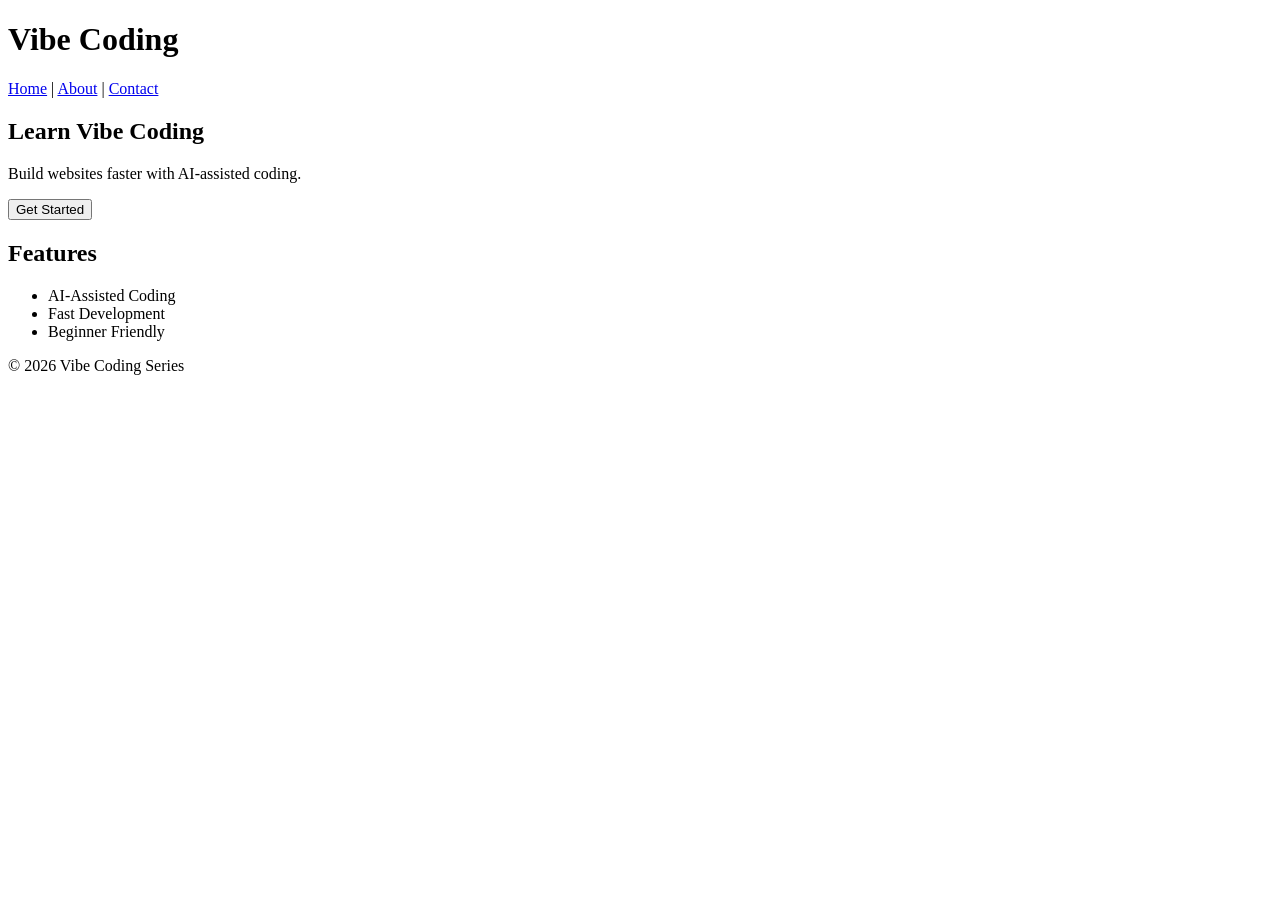
<file: Day-03-Mastering-AI-Prompts/index.html>
<!DOCTYPE html>
<html lang="en">
<head>
    <meta charset="UTF-8">
    <meta name="viewport" content="width=device-width, initial-scale=1.0">
    <title>AI Landing Page</title>
</head>
<body>

<header>
    <h1>Vibe Coding</h1>

    <nav>
        <a href="#">Home</a> |
        <a href="#">About</a> |
        <a href="#">Contact</a>
    </nav>
</header>

<main>

<section>
    <h2>Learn Vibe Coding</h2>

    <p>
        Build websites faster with AI-assisted coding.
    </p>

    <button>Get Started</button>
</section>

<section>

<h2>Features</h2>

<ul>
    <li>AI-Assisted Coding</li>
    <li>Fast Development</li>
    <li>Beginner Friendly</li>
</ul>

</section>

</main>

<footer>

<p>© 2026 Vibe Coding Series</p>

</footer>

</body>
</html>
</file>
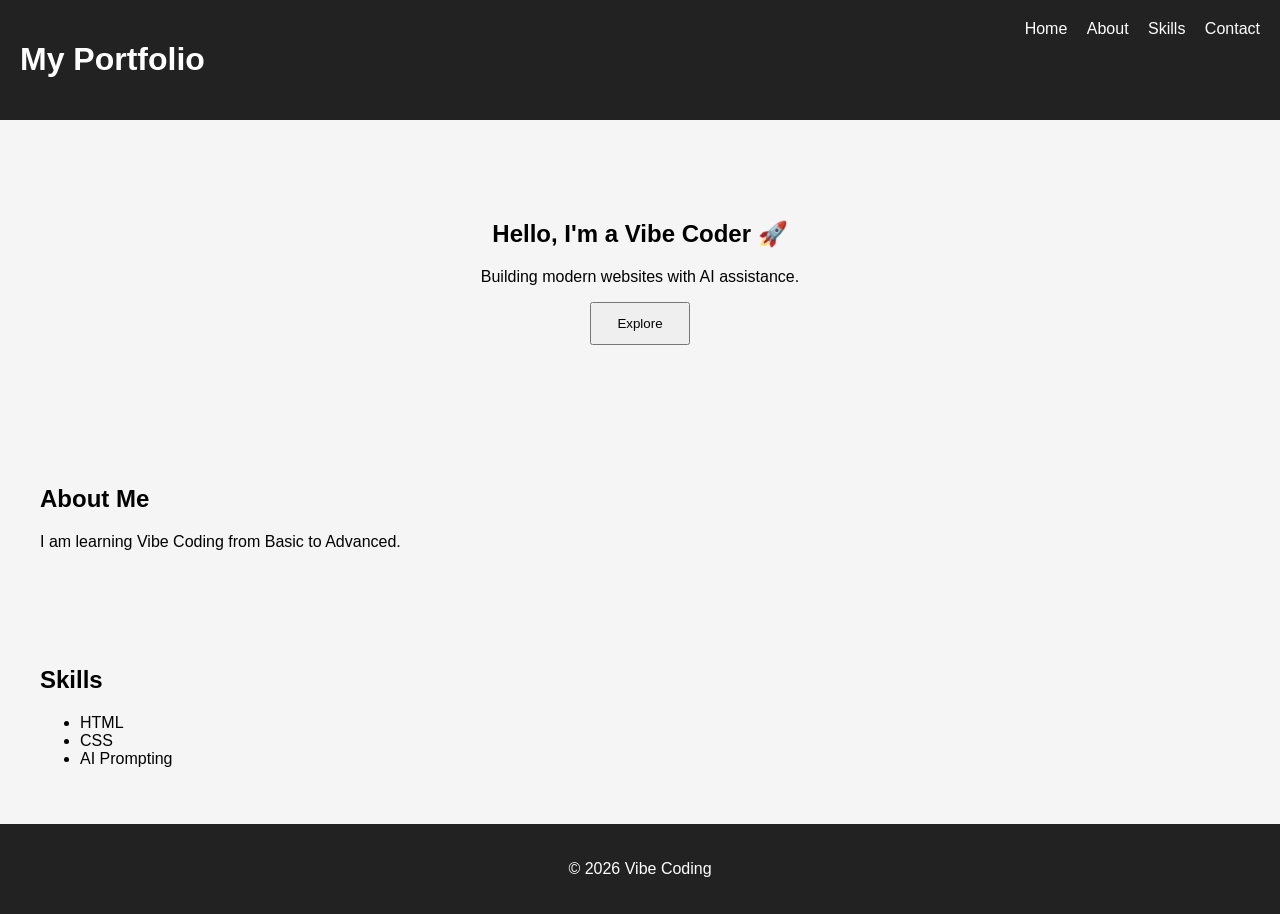
<file: Day-04-AI-Portfolio-Website/index.html>
<!DOCTYPE html>
<html lang="en">
<head>
    <meta charset="UTF-8">
    <meta name="viewport" content="width=device-width, initial-scale=1.0">
    <title>AI Portfolio</title>
    <link rel="stylesheet" href="style.css">
</head>
<body>

<header>
    <h1>My Portfolio</h1>

    <nav>
        <a href="#">Home</a>
        <a href="#">About</a>
        <a href="#">Skills</a>
        <a href="#">Contact</a>
    </nav>
</header>

<section class="hero">

<h2>Hello, I'm a Vibe Coder 🚀</h2>

<p>
Building modern websites with AI assistance.
</p>

<button>Explore</button>

</section>

<section>

<h2>About Me</h2>

<p>
I am learning Vibe Coding from Basic to Advanced.
</p>

</section>

<section>

<h2>Skills</h2>

<ul>
<li>HTML</li>
<li>CSS</li>
<li>AI Prompting</li>
</ul>

</section>

<footer>

<p>© 2026 Vibe Coding</p>

</footer>

</body>
</html>
</file>
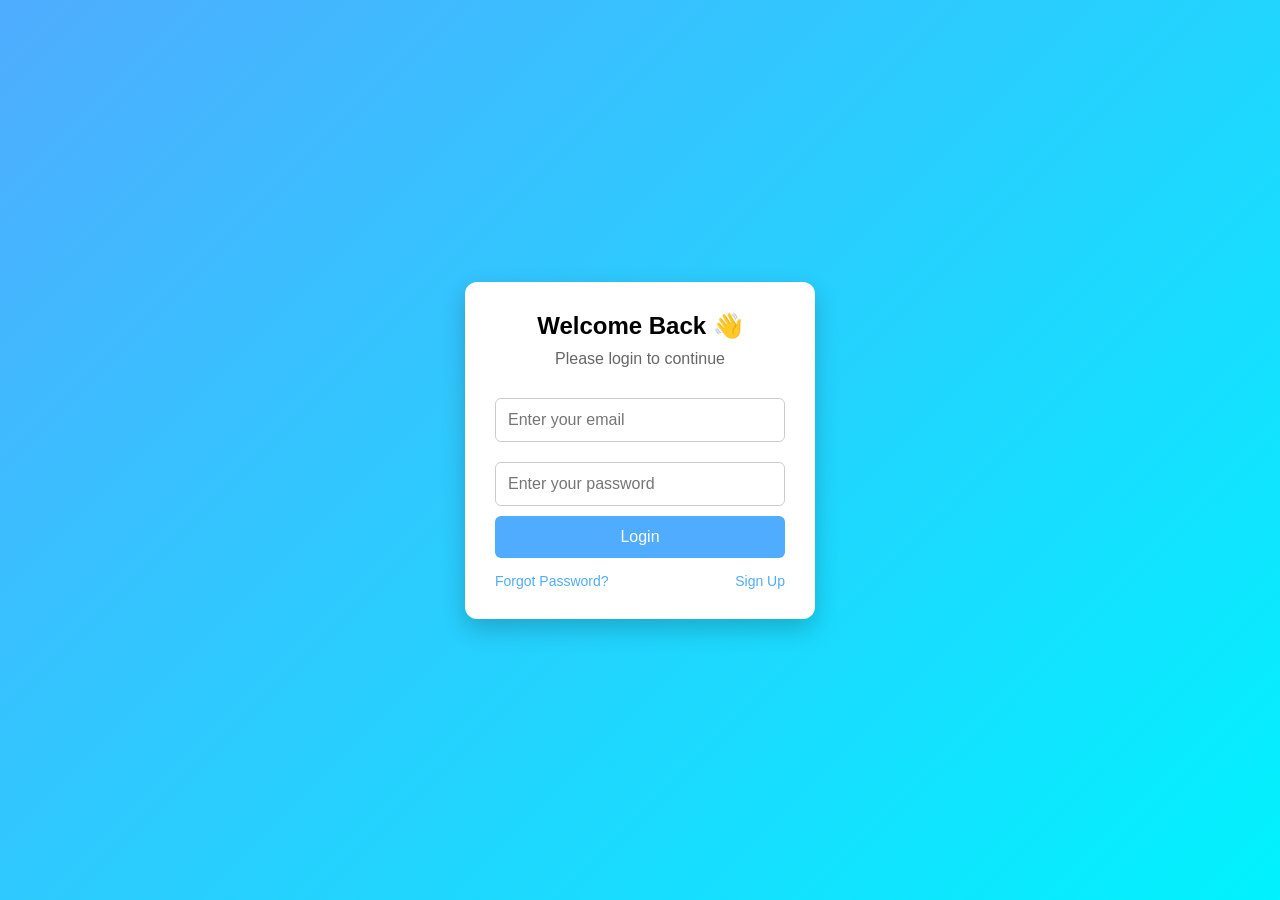
<file: Day-05-AI-Login-Page/index.html>
<!DOCTYPE html>
<html lang="en">
<head>
    <meta charset="UTF-8">
    <meta name="viewport" content="width=device-width, initial-scale=1.0">
    <title>AI Login Page</title>
    <link rel="stylesheet" href="style.css">
</head>
<body>

    <div class="login-container">
        <h2>Welcome Back 👋</h2>
        <p>Please login to continue</p>

        <form>
            <input type="email" placeholder="Enter your email" required>
            <input type="password" placeholder="Enter your password" required>

            <button type="submit">Login</button>

            <div class="links">
                <a href="#">Forgot Password?</a>
                <a href="#">Sign Up</a>
            </div>
        </form>
    </div>

</body>
</html>
</file>
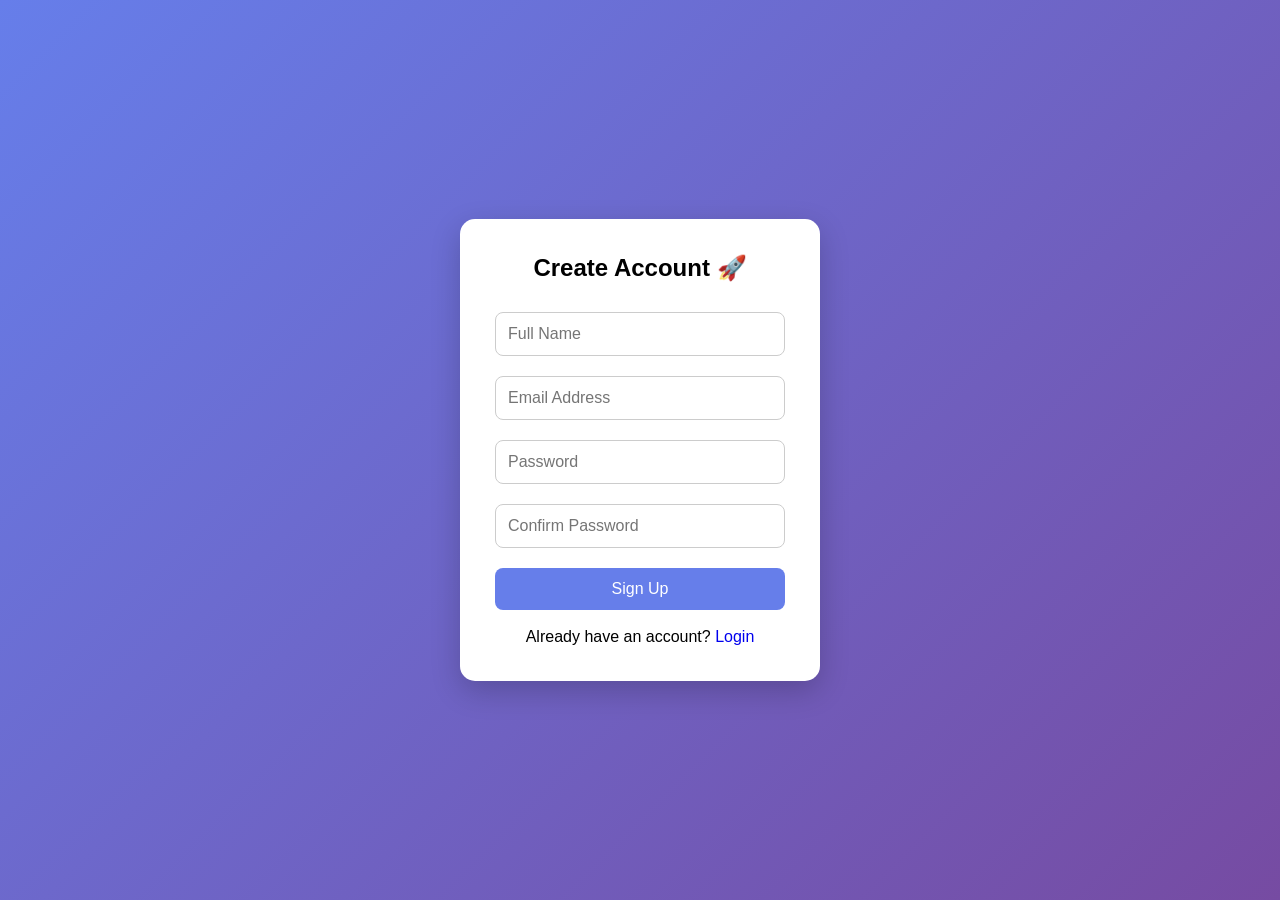
<file: Day-06-AI-Signup-Form/index.html>
<!DOCTYPE html>
<html lang="en">
<head>
    <meta charset="UTF-8">
    <meta name="viewport" content="width=device-width, initial-scale=1.0">
    <title>AI Signup Form</title>
    <link rel="stylesheet" href="style.css">
</head>
<body>

<div class="signup-container">

    <h2>Create Account 🚀</h2>

    <form>

        <input
            type="text"
            placeholder="Full Name"
            required
        >

        <input
            type="email"
            placeholder="Email Address"
            required
        >

        <input
            type="password"
            placeholder="Password"
            required
        >

        <input
            type="password"
            placeholder="Confirm Password"
            required
        >

        <button type="submit">
            Sign Up
        </button>

    </form>

    <p>
        Already have an account?
        <a href="#">Login</a>
    </p>

</div>

</body>
</html>
</file>
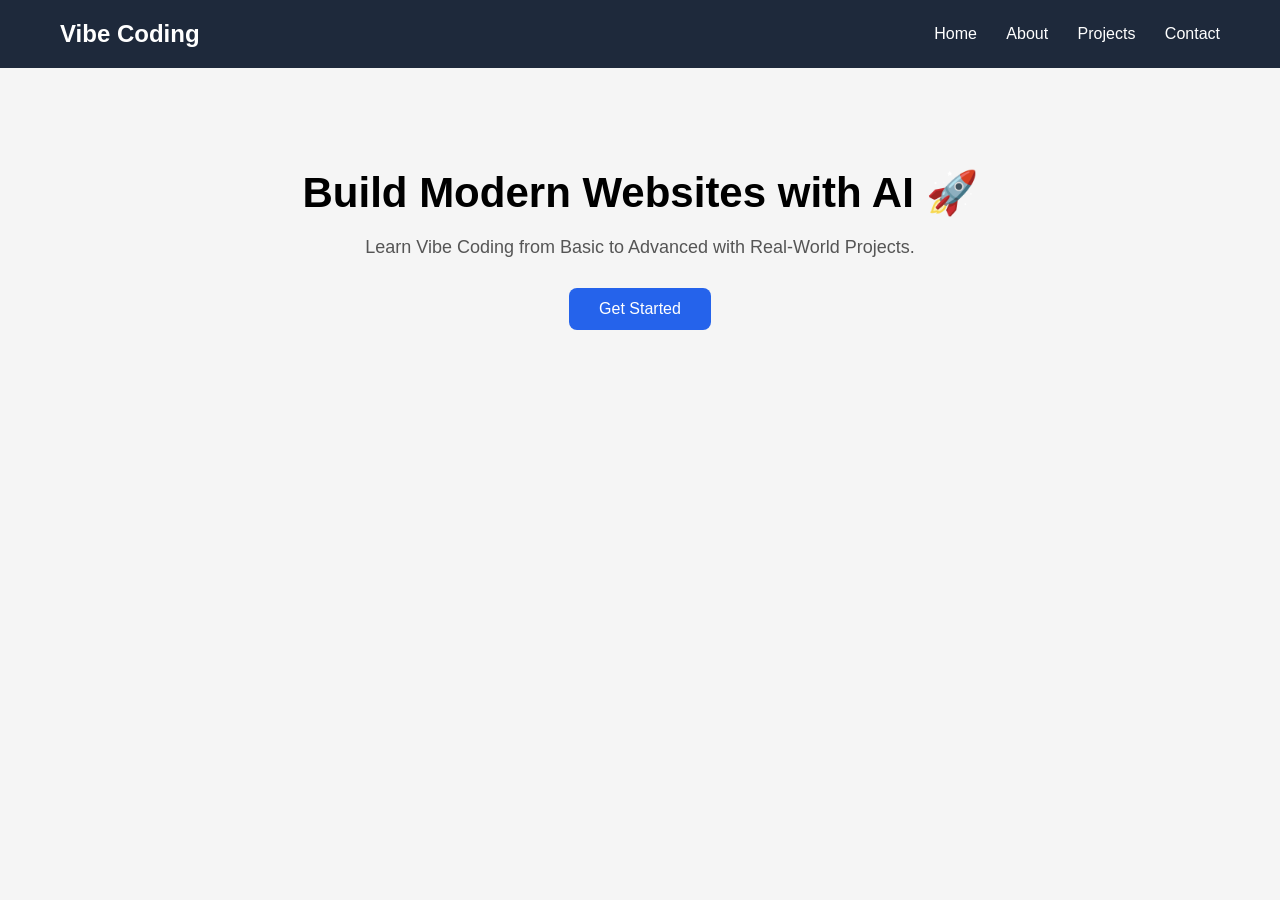
<file: Day-07-AI-Responsive-Navbar/index.html>
<!DOCTYPE html>
<html lang="en">
<head>
    <meta charset="UTF-8">
    <meta name="viewport" content="width=device-width, initial-scale=1.0">
    <title>AI Responsive Navbar</title>
    <link rel="stylesheet" href="style.css">
</head>
<body>

<header>

    <div class="logo">
        Vibe Coding
    </div>

    <nav>
        <a href="#">Home</a>
        <a href="#">About</a>
        <a href="#">Projects</a>
        <a href="#">Contact</a>
    </nav>

</header>

<section class="hero">

    <h1>
        Build Modern Websites with AI 🚀
    </h1>

    <p>
        Learn Vibe Coding from Basic to Advanced with Real-World Projects.
    </p>

    <button>
        Get Started
    </button>

</section>

</body>
</html>
</file>
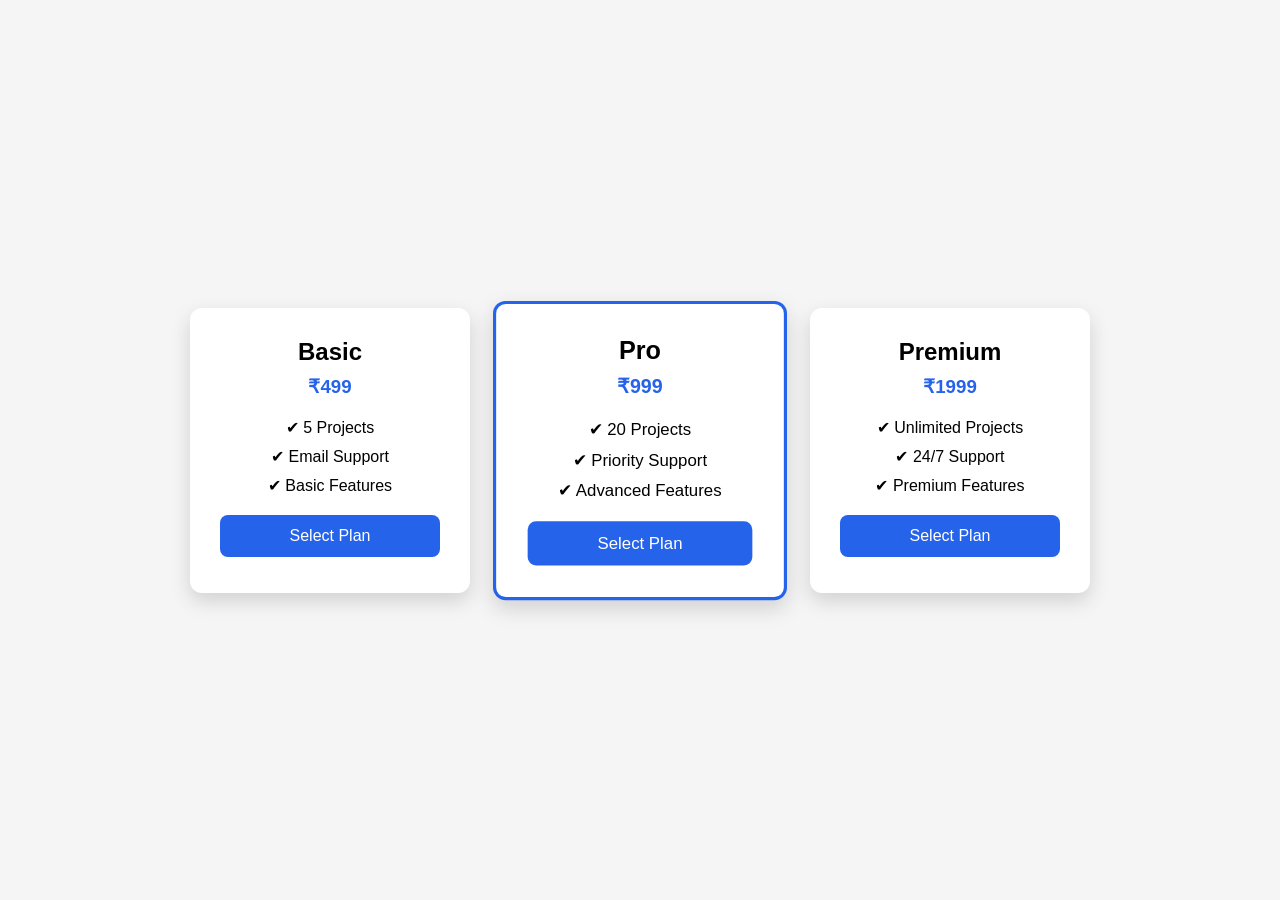
<file: Day-09-AI-Pricing-Cards/index.html>
<!DOCTYPE html>
<html lang="en">
<head>
    <meta charset="UTF-8">
    <meta name="viewport" content="width=device-width, initial-scale=1.0">
    <title>AI Pricing Cards</title>
    <link rel="stylesheet" href="style.css">
</head>
<body>

<section class="pricing">

    <div class="card">
        <h2>Basic</h2>
        <h3>₹499</h3>

        <ul>
            <li>✔ 5 Projects</li>
            <li>✔ Email Support</li>
            <li>✔ Basic Features</li>
        </ul>

        <button>Select Plan</button>
    </div>

    <div class="card featured">
        <h2>Pro</h2>
        <h3>₹999</h3>

        <ul>
            <li>✔ 20 Projects</li>
            <li>✔ Priority Support</li>
            <li>✔ Advanced Features</li>
        </ul>

        <button>Select Plan</button>
    </div>

    <div class="card">
        <h2>Premium</h2>
        <h3>₹1999</h3>

        <ul>
            <li>✔ Unlimited Projects</li>
            <li>✔ 24/7 Support</li>
            <li>✔ Premium Features</li>
        </ul>

        <button>Select Plan</button>
    </div>

</section>

</body>
</html>
</file>
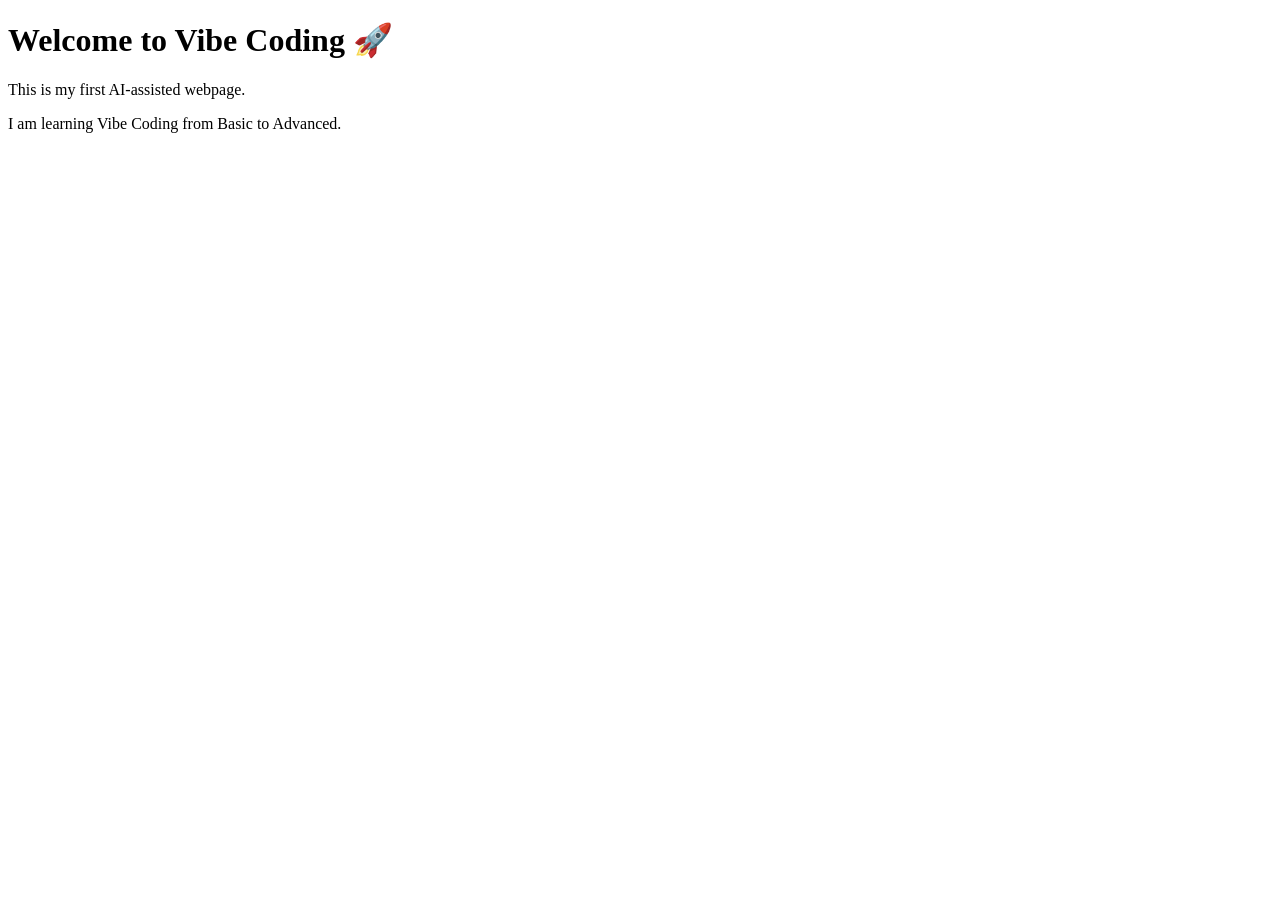
<file: Day_01_Vibe_Coding_Introduction/index.html>
<!DOCTYPE html>
<html lang="en">
<head>
    <meta charset="UTF-8">
    <meta name="viewport" content="width=device-width, initial-scale=1.0">
    <title>My First AI Webpage</title>
</head>
<body>

    <h1>Welcome to Vibe Coding 🚀</h1>

    <p>
        This is my first AI-assisted webpage.
    </p>

    <p>
        I am learning Vibe Coding from Basic to Advanced.
    </p>

</body>
</html>
</file>
<file: Day-04-AI-Portfolio-Website/style.css>
body{
    margin:0;
    font-family:Arial,sans-serif;
    background:#f5f5f5;
}

header{
    display:flex;
    justify-content:space-between;
    padding:20px;
    background:#222;
    color:white;
}

nav a{
    color:white;
    margin-left:15px;
    text-decoration:none;
}

.hero{
    text-align:center;
    padding:80px 20px;
}

button{
    padding:12px 25px;
    cursor:pointer;
}

section{
    padding:40px;
}

footer{
    text-align:center;
    padding:20px;
    background:#222;
    color:white;
}
</file>
<file: Day-05-AI-Login-Page/style.css>
*{
    margin:0;
    padding:0;
    box-sizing:border-box;
    font-family:Arial,sans-serif;
}

body{
    background:linear-gradient(135deg,#4facfe,#00f2fe);
    height:100vh;
    display:flex;
    justify-content:center;
    align-items:center;
}

.login-container{
    background:#fff;
    width:350px;
    padding:30px;
    border-radius:12px;
    box-shadow:0 10px 25px rgba(0,0,0,.2);
    text-align:center;
}

.login-container h2{
    margin-bottom:10px;
}

.login-container p{
    margin-bottom:20px;
    color:#666;
}

input{
    width:100%;
    padding:12px;
    margin:10px 0;
    border:1px solid #ccc;
    border-radius:6px;
    font-size:16px;
}

button{
    width:100%;
    padding:12px;
    background:#4facfe;
    color:#fff;
    border:none;
    border-radius:6px;
    cursor:pointer;
    font-size:16px;
}

button:hover{
    background:#2d8cf0;
}

.links{
    margin-top:15px;
    display:flex;
    justify-content:space-between;
}

.links a{
    text-decoration:none;
    color:#4facfe;
    font-size:14px;
}

.links a:hover{
    text-decoration:underline;
}
</file>
<file: Day-06-AI-Signup-Form/style.css>
*{
    margin:0;
    padding:0;
    box-sizing:border-box;
    font-family:Arial,sans-serif;
}

body{
    min-height:100vh;
    display:flex;
    justify-content:center;
    align-items:center;
    background:linear-gradient(
        135deg,
        #667eea,
        #764ba2
    );
}

.signup-container{
    width:360px;
    background:white;
    padding:35px;
    border-radius:15px;
    box-shadow:0 10px 30px rgba(0,0,0,.2);
    text-align:center;
}

.signup-container h2{
    margin-bottom:20px;
}

input{
    width:100%;
    padding:12px;
    margin:10px 0;
    border:1px solid #ccc;
    border-radius:8px;
    font-size:16px;
}

button{
    width:100%;
    padding:12px;
    border:none;
    border-radius:8px;
    background:#667eea;
    color:white;
    cursor:pointer;
    font-size:16px;
    margin-top:10px;
}

button:hover{
    opacity:.9;
}

p{
    margin-top:18px;
}

a{
    text-decoration:none;
}
</file>
<file: Day-07-AI-Responsive-Navbar/style.css>
*{
    margin:0;
    padding:0;
    box-sizing:border-box;
    font-family:Arial,sans-serif;
}

body{
    background:#f5f5f5;
}

header{
    display:flex;
    justify-content:space-between;
    align-items:center;
    padding:20px 60px;
    background:#1e293b;
}

.logo{
    color:white;
    font-size:24px;
    font-weight:bold;
}

nav a{
    color:white;
    text-decoration:none;
    margin-left:25px;
}

.hero{
    text-align:center;
    padding:100px 20px;
}

.hero h1{
    font-size:42px;
    margin-bottom:20px;
}

.hero p{
    font-size:18px;
    color:#555;
    margin-bottom:30px;
}

button{
    padding:12px 30px;
    background:#2563eb;
    color:white;
    border:none;
    border-radius:8px;
    cursor:pointer;
    font-size:16px;
}

button:hover{
    background:#1d4ed8;
}
</file>
<file: Day-09-AI-Pricing-Cards/style.css>
*{
    margin:0;
    padding:0;
    box-sizing:border-box;
    font-family:Arial,sans-serif;
}

body{
    background:#f5f5f5;
    display:flex;
    justify-content:center;
    align-items:center;
    min-height:100vh;
}

.pricing{
    display:flex;
    gap:30px;
    flex-wrap:wrap;
    justify-content:center;
}

.card{
    width:280px;
    background:white;
    padding:30px;
    text-align:center;
    border-radius:12px;
    box-shadow:0 8px 20px rgba(0,0,0,.15);
}

.featured{
    border:3px solid #2563eb;
    transform:scale(1.05);
}

.card h2{
    margin-bottom:10px;
}

.card h3{
    color:#2563eb;
    margin-bottom:20px;
}

.card ul{
    list-style:none;
    margin-bottom:20px;
}

.card ul li{
    margin:10px 0;
}

button{
    width:100%;
    padding:12px;
    border:none;
    border-radius:8px;
    background:#2563eb;
    color:white;
    cursor:pointer;
    font-size:16px;
}

button:hover{
    background:#1d4ed8;
}
</file>
